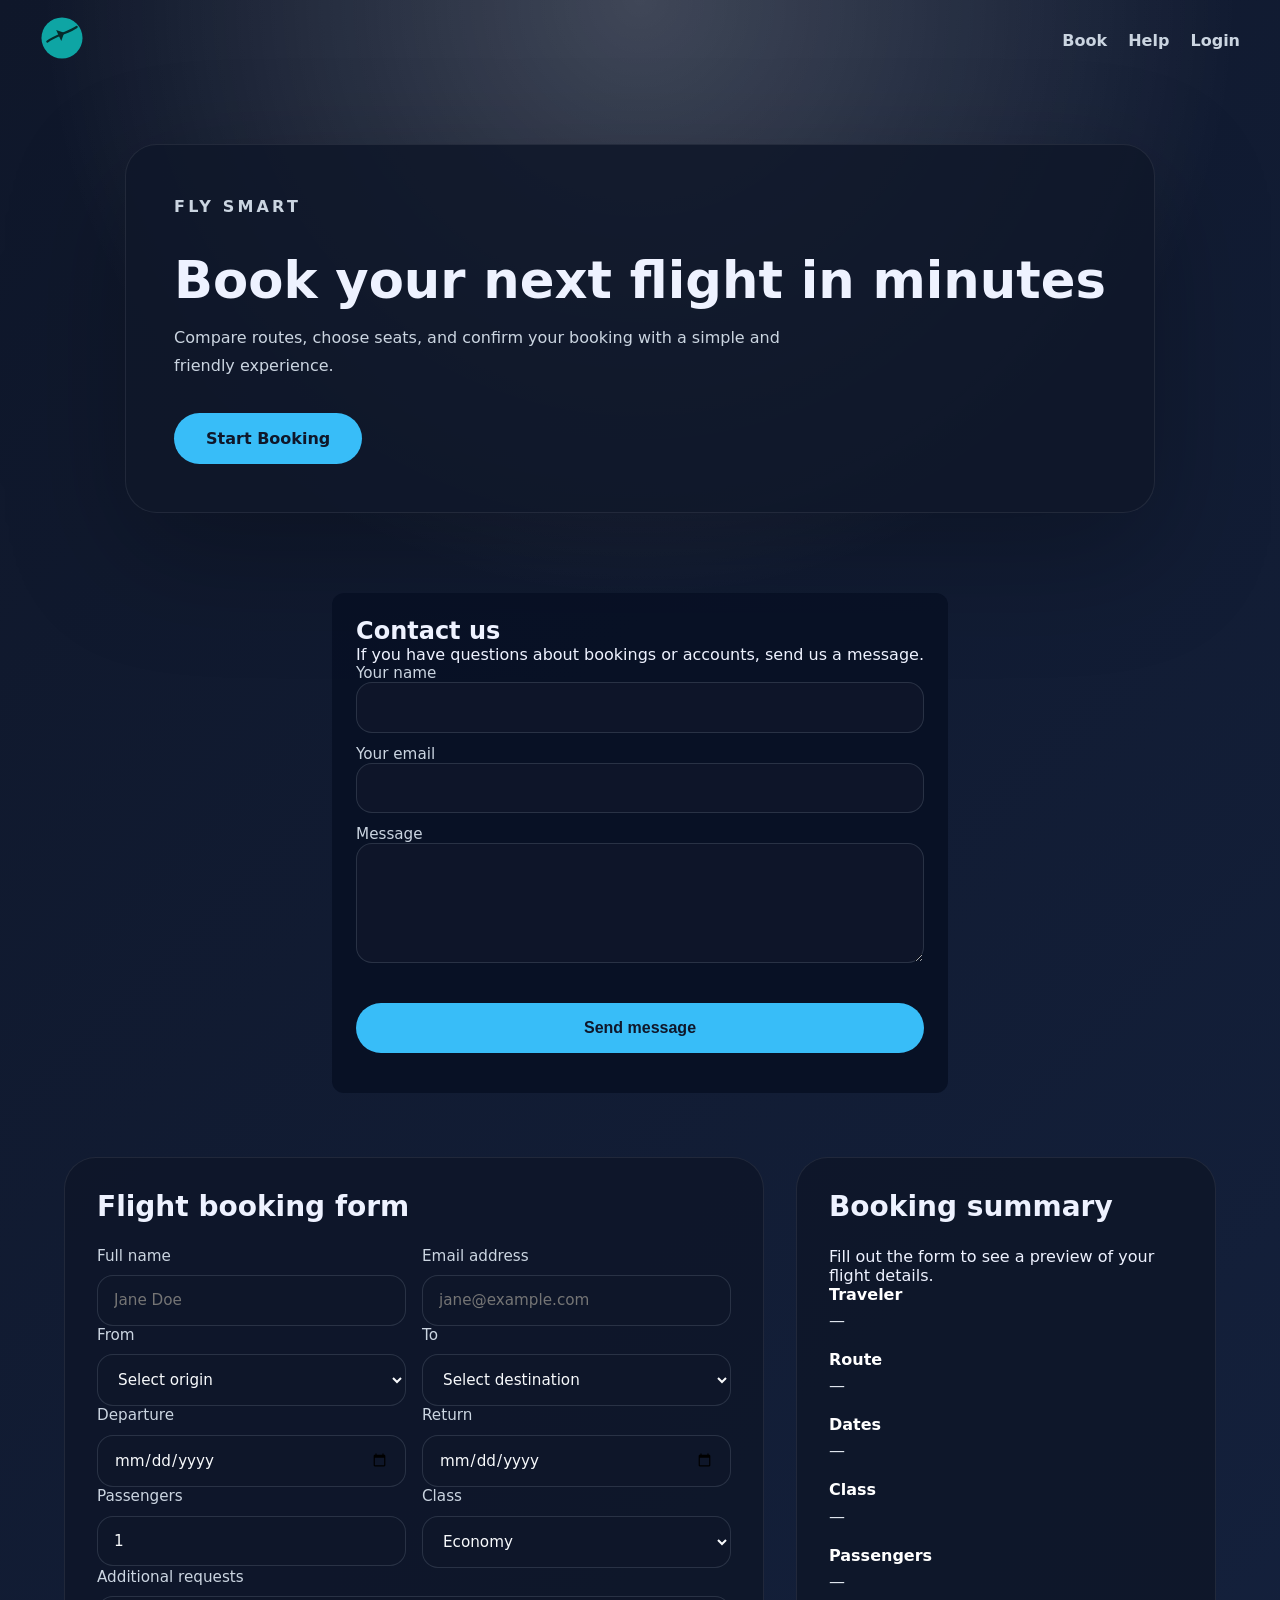
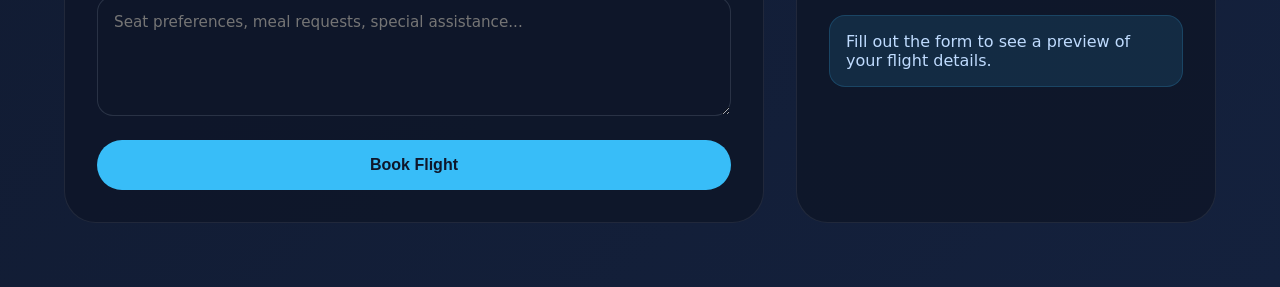
<file: index.html>
<!DOCTYPE html>
<html lang="en">
<head>
  <meta charset="UTF-8" />
  <meta name="viewport" content="width=device-width, initial-scale=1.0" />
  <title>Flight Ticket Booking</title>
  <link rel="icon" href="images/favicon.svg" type="image/svg+xml" />
  <link rel="stylesheet" href="style.css" />
</head>
<body>
  <header class="site-header">
    <div class="site-header__inner">
      <a href="/">
        <img src="images/logo.svg" alt="Fly Smart logo" class="site-logo" />
      </a>
      <nav class="site-nav">
        <a href="#booking">Book</a>
        <a href="#">Help</a>
      </nav>
    </div>
  </header>
  <div class="hero">
    <div class="hero__content">
      <p class="eyebrow">Fly Smart</p>
      <h1>Book your next flight in minutes</h1>
      <p>Compare routes, choose seats, and confirm your booking with a simple and friendly experience.</p>
      <a class="hero__cta" href="#booking">Start Booking</a>
    </div>
  </div>
  
  <!-- Contact Section -->
  <section id="contact" class="contact">
    <div class="contact__inner">
      <h2>Contact us</h2>
      <p>If you have questions about bookings or accounts, send us a message.</p>
      <form id="contactForm" class="contact__form">
        <label>
          Your name
          <input type="text" id="contactName" required />
        </label>
        <label>
          Your email
          <input type="email" id="contactEmail" required />
        </label>
        <label class="full-width">
          Message
          <textarea id="contactMessage" required></textarea>
        </label>
        <button type="submit" class="button">Send message</button>
      </form>
      <div id="contactResult" class="contact__result" aria-live="polite"></div>
    </div>
  </section>

  <!-- Login modal (client-only mock) -->
  <div id="loginModal" class="modal" aria-hidden="true">
    <div class="modal__panel">
      <button id="closeLogin" class="modal__close">×</button>
      <h3>Sign in</h3>
      <form id="loginForm">
        <label>
          Username or email
          <input id="loginUser" type="text" required />
        </label>
        <label>
          Password
          <input id="loginPass" type="password" required />
        </label>
        <button class="button" type="submit">Sign in</button>
      </form>
      <p class="muted">This demo uses client-side mock authentication.</p>
    </div>
  </div>

  <section class="booking" id="booking">
    <div class="booking__panel">
      <h2>Flight booking form</h2>
      <form id="bookingForm">
        <div class="row">
          <label>
            Full name
            <input type="text" id="fullName" placeholder="Jane Doe" required />
          </label>
          <label>
            Email address
            <input type="email" id="email" placeholder="jane@example.com" required />
          </label>
        </div>

        <div class="row">
          <label>
            From
            <select id="fromAirport" required>
              <option value="">Select origin</option>
              <option value="NYC">New York (NYC)</option>
              <option value="LAX">Los Angeles (LAX)</option>
              <option value="LHR">London (LHR)</option>
              <option value="DXB">Dubai (DXB)</option>
            </select>
          </label>
          <label>
            To
            <select id="toAirport" required>
              <option value="">Select destination</option>
              <option value="PAR">Paris (PAR)</option>
              <option value="TYO">Tokyo (TYO)</option>
              <option value="SYD">Sydney (SYD)</option>
              <option value="CPT">Cape Town (CPT)</option>
            </select>
          </label>
        </div>

        <div class="row">
          <label>
            Departure
            <input type="date" id="departureDate" required />
          </label>
          <label>
            Return
            <input type="date" id="returnDate" />
          </label>
        </div>

        <div class="row">
          <label>
            Passengers
            <input type="number" id="passengers" min="1" max="9" value="1" required />
          </label>
          <label>
            Class
            <select id="travelClass" required>
              <option value="economy">Economy</option>
              <option value="premium">Premium Economy</option>
              <option value="business">Business</option>
              <option value="first">First Class</option>
            </select>
          </label>
        </div>

        <label class="full-width">
          Additional requests
          <textarea id="notes" placeholder="Seat preferences, meal requests, special assistance..."></textarea>
        </label>

        <button type="submit" class="button">Book Flight</button>
      </form>
    </div>

    <aside class="summary" id="bookingSummary">
      <h2>Booking summary</h2>
      <p>Fill out the form to see a preview of your flight details.</p>
      <div class="summary__details">
        <strong>Traveler</strong>
        <p id="summaryName">—</p>
      </div>
      <div class="summary__details">
        <strong>Route</strong>
        <p id="summaryRoute">—</p>
      </div>
      <div class="summary__details">
        <strong>Dates</strong>
        <p id="summaryDates">—</p>
      </div>
      <div class="summary__details">
        <strong>Class</strong>
        <p id="summaryClass">—</p>
      </div>
      <div class="summary__details">
        <strong>Passengers</strong>
        <p id="summaryPassengers">—</p>
      </div>
      <div class="summary__notice" id="summaryNotice">Once submitted, your booking details will appear here.</div>
    </aside>
  </section>

  <script src="script.js"></script>
  <script src="auth.js"></script>
</body>
</html>
</file>
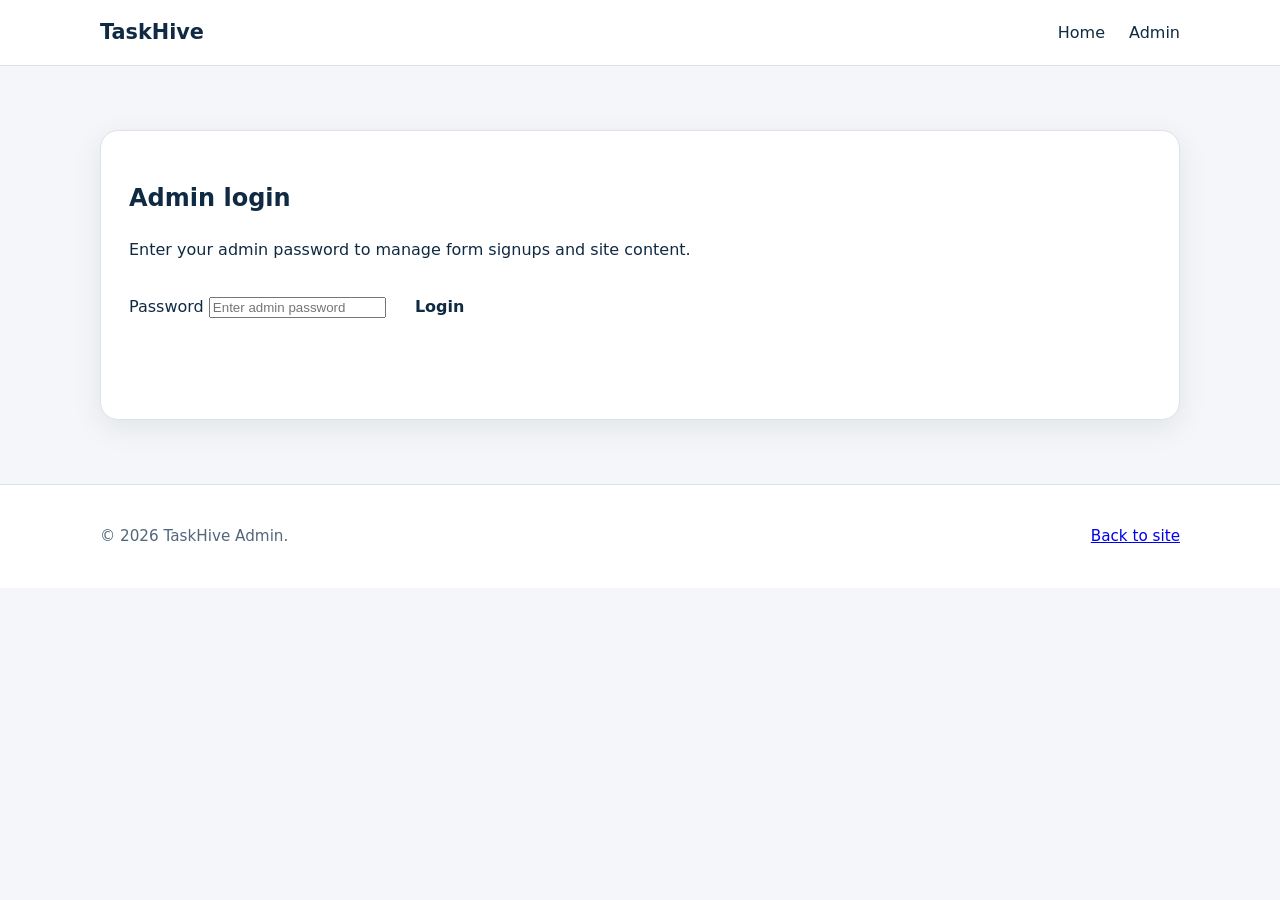
<file: admin.html>
<!DOCTYPE html>
<html lang="en">
<head>
    <meta charset="UTF-8">
    <meta name="viewport" content="width=device-width, initial-scale=1.0">
    <title>TaskHive Admin</title>
    <link rel="stylesheet" href="styles.css">
</head>
<body data-page="admin">
    <header class="site-header">
        <div class="container site-nav-wrap">
            <a class="brand" href="index.html">TaskHive</a>
            <nav class="site-nav">
                <ul class="nav-links">
                    <li><a href="index.html">Home</a></li>
                    <li><a href="admin.html">Admin</a></li>
                </ul>
            </nav>
        </div>
    </header>

    <main>
        <section class="section admin-section">
            <div class="container admin-panel">
                <div class="admin-card" id="login-section">
                    <h2>Admin login</h2>
                    <p>Enter your admin password to manage form signups and site content.</p>
                    <form id="admin-login-form" class="admin-form">
                        <label for="admin-password">Password</label>
                        <input id="admin-password" name="admin-password" type="password" placeholder="Enter admin password" required>
                        <button class="button primary" type="submit">Login</button>
                    </form>
                    <p id="admin-status" class="form-status"></p>
                </div>

                <div class="admin-card hidden" id="dashboard-section">
                    <div class="admin-dashboard-header">
                        <div>
                            <h2>Admin dashboard</h2>
                            <p>Manage TaskHive content and review client job requests.</p>
                        </div>
                        <button class="button" id="logout-button" type="button">Logout</button>
                    </div>

                    <div class="admin-metrics">
                        <div class="metric-card">
                            <h3>Total signups</h3>
                            <p id="signup-count">0</p>
                        </div>
                    </div>

                    <section class="admin-card admin-settings">
                        <h3>Hero content</h3>
                        <form id="content-form" class="admin-form">
                            <label for="hero-tagline">Tagline</label>
                            <input id="hero-tagline" name="hero-tagline" type="text" placeholder="Hire trusted freelance talent" required>

                            <label for="hero-title">Title</label>
                            <input id="hero-title" name="hero-title" type="text" placeholder="Find professionals for every project." required>

                            <label for="hero-description">Description</label>
                            <textarea id="hero-description" name="hero-description" rows="4" placeholder="Describe the core marketplace message" required></textarea>

                            <label for="book-button">Browse button text</label>
                            <input id="book-button" name="book-button" type="text" placeholder="Browse talent" required>

                            <label for="trailer-button">Action button text</label>
                            <input id="trailer-button" name="trailer-button" type="text" placeholder="Post a job" required>

                            <button class="button" type="submit">Save changes</button>
                        </form>
                    </section>

                    <section class="admin-card admin-signups">
                        <div class="admin-signups-header">
                            <h3>Job requests</h3>
                            <button class="button" id="clear-signups" type="button">Clear requests</button>
                        </div>
                        <div class="signup-list-wrap">
                            <table class="admin-table">
                                <thead>
                                    <tr>
                                        <th>Name</th>
                                        <th>Email</th>
                                        <th>Message</th>
                                        <th>Date</th>
                                    </tr>
                                </thead>
                                <tbody id="signup-list"></tbody>
                            </table>
                        </div>
                    </section>
                </div>
            </div>
        </section>
    </main>

    <footer class="site-footer">
        <div class="container footer-row">
            <p>&copy; 2026 TaskHive Admin.</p>
            <p><a class="footer-link" href="index.html">Back to site</a></p>
        </div>
    </footer>

    <script src="script.js"></script>
</body>
</html>
</file>
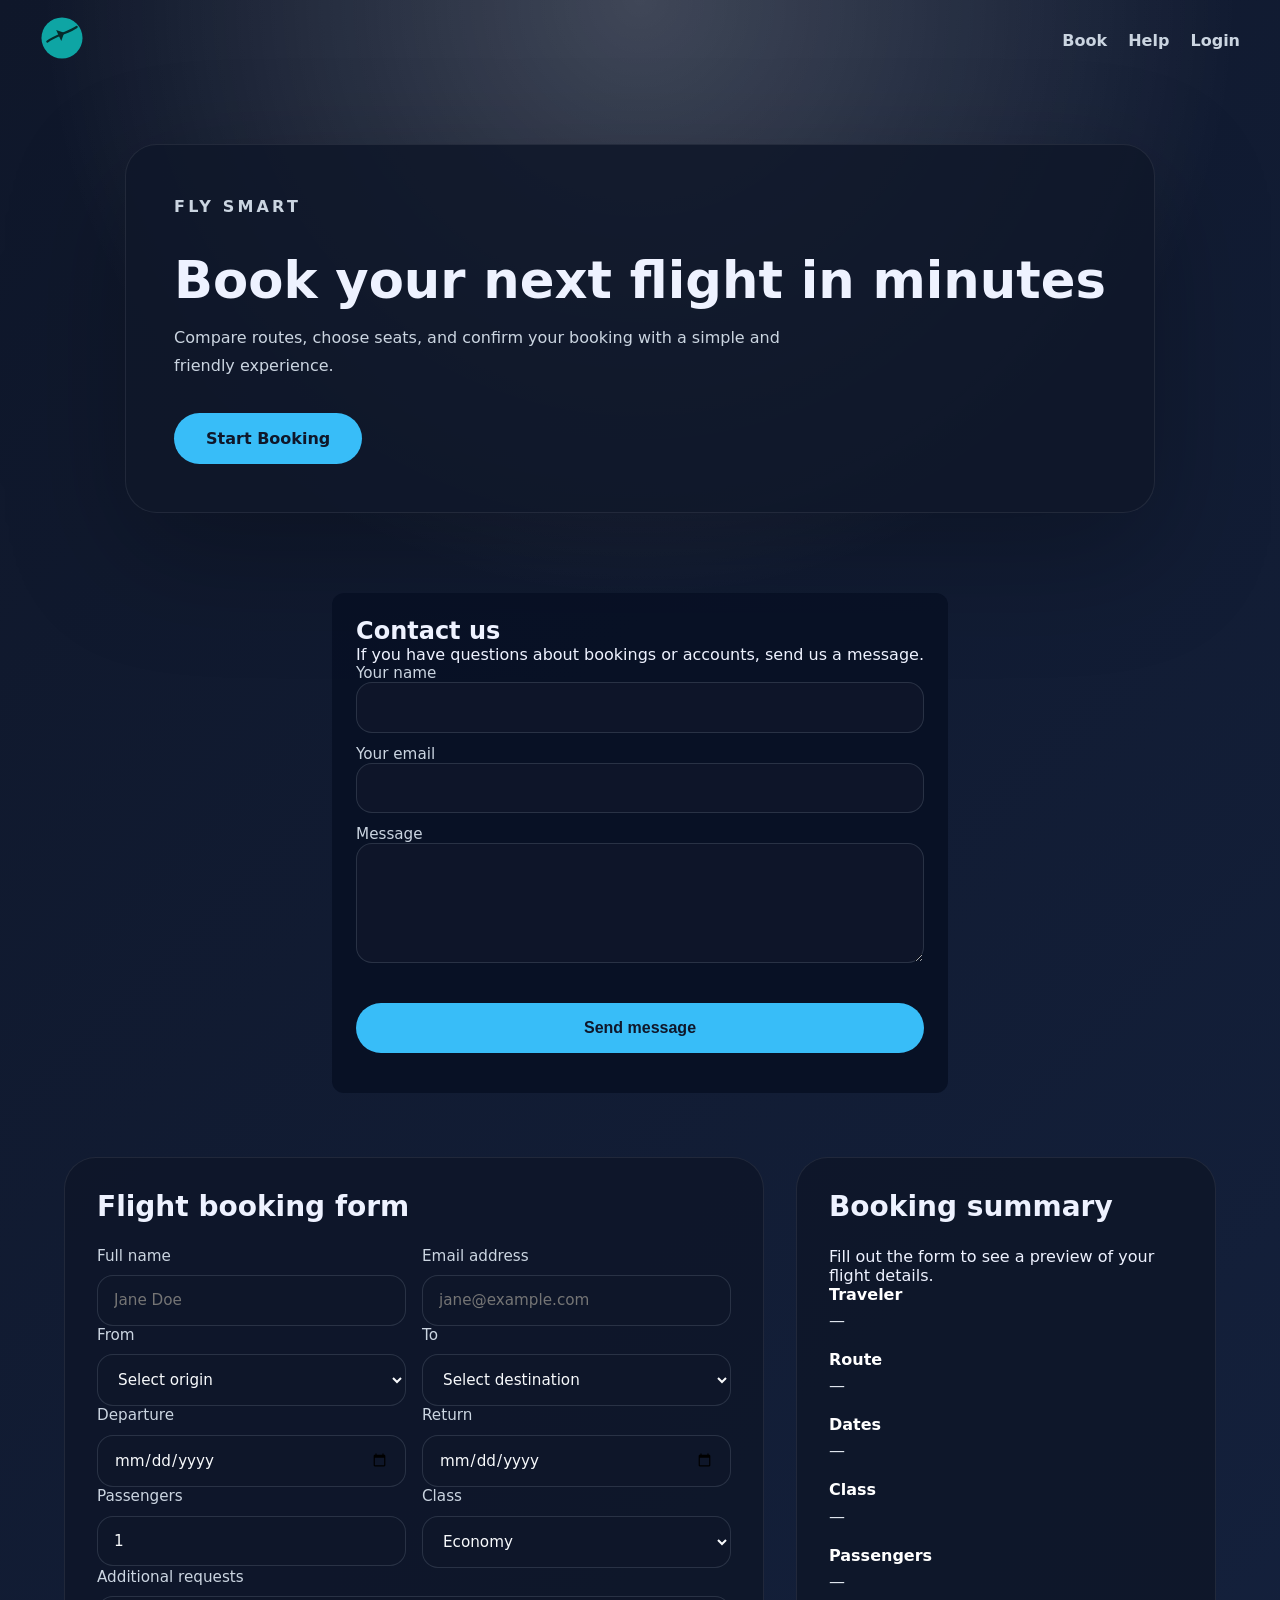
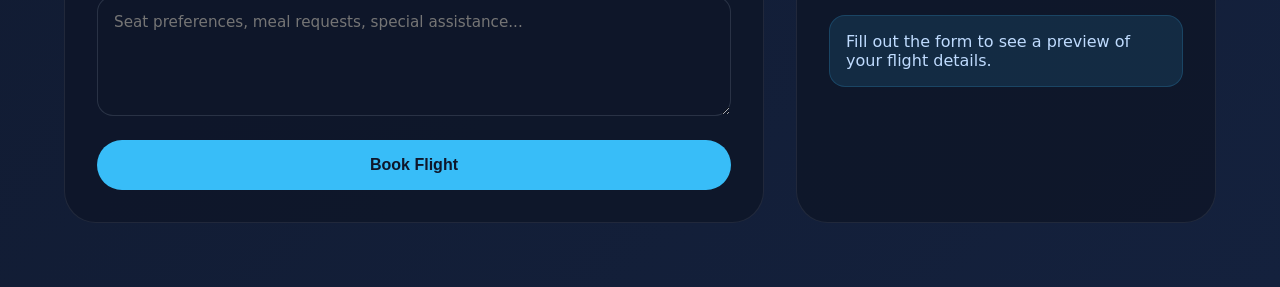
<file: dashboard.html>
<!doctype html>
<html lang="en">
  <head>
    <meta charset="utf-8" />
    <meta name="viewport" content="width=device-width,initial-scale=1" />
    <title>User Dashboard</title>
    <link rel="stylesheet" href="style.css" />
  </head>
  <body>
    <header class="site-header">
      <div class="site-header__inner">
        <a href="index.html"><img src="images/logo.svg" alt="logo" class="site-logo"/></a>
        <nav class="site-nav">
          <a href="index.html">Home</a>
          <a href="#">Support</a>
        </nav>
      </div>
    </header>

    <main class="dashboard">
      <aside class="dashboard__sidebar">
        <div class="dashboard__user">
          <div class="avatar">U</div>
          <div>
            <div id="dashUserName" class="dashboard__name">User</div>
            <div class="dashboard__email muted">demo@example.com</div>
          </div>
        </div>
        <nav class="dashboard__menu">
          <a href="#profile" class="active">Profile</a>
          <a href="#bookings">My bookings</a>
          <a href="#payments">Payments</a>
          <a href="#settings">Settings</a>
          <a href="#logout" id="logoutBtn">Log out</a>
        </nav>
      </aside>

      <section class="dashboard__content">
        <h2>Welcome back</h2>
        <p id="welcome">Manage your bookings and account details here.</p>
        <div id="contentArea"></div>
      </section>
    </main>

    <script>
      // Populate user info from localStorage
      const userRaw = localStorage.getItem('mock_user');
      if (!userRaw) {
        location.href = 'index.html';
      } else {
        const user = JSON.parse(userRaw);
        document.getElementById('dashUserName').textContent = user.username || 'User';
        const avatar = document.querySelector('.avatar');
        if (avatar) avatar.textContent = (user.username || 'U').charAt(0).toUpperCase();
      }

      document.getElementById('logoutBtn').addEventListener('click', (e) => {
        e.preventDefault();
        localStorage.removeItem('mock_user');
        location.href = 'index.html';
      });
    </script>
  </body>
</html>
</file>
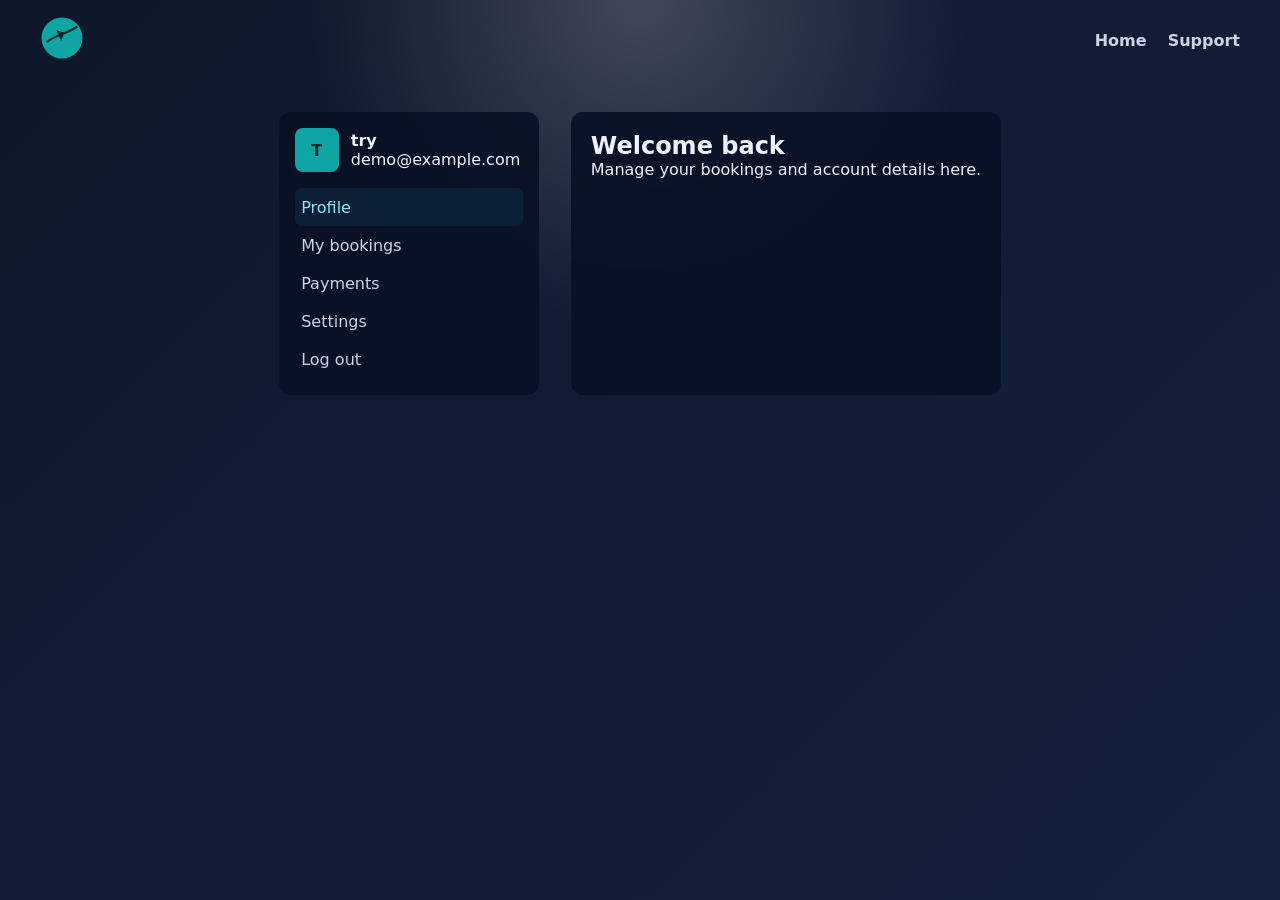
<file: quick-login.html>
<!doctype html>
<html lang="en">
  <head>
    <meta charset="utf-8" />
    <meta name="viewport" content="width=device-width,initial-scale=1" />
    <title>Quick Login</title>
  </head>
  <body>
    <p>Signing in as demo user…</p>
    <script>
      // Quick login using the credentials requested by the user
      localStorage.setItem('mock_user', JSON.stringify({ username: 'try' }));
      // small delay so the message can be seen then redirect
      setTimeout(() => { location.href = 'dashboard.html'; }, 300);
    </script>
  </body>
</html>
</file>
<file: style.css>
* {
  box-sizing: border-box;
  margin: 0;
  padding: 0;
}
html, body {
  min-height: 100%;
  font-family: Inter, system-ui, -apple-system, BlinkMacSystemFont, "Segoe UI", sans-serif;
  background: radial-gradient(circle at top, rgba(255,255,255,0.2), transparent 30%),
    linear-gradient(135deg, #0f172a 0%, #14213d 100%);
  color: #eef2ff;
}
body {
  display: flex;
  flex-direction: column;
  min-height: 100vh;
}
.hero {
  padding: 4rem 1.5rem 3rem;
  max-width: 1200px;
  margin: 0 auto;
  display: flex;
  align-items: center;
  justify-content: space-between;
  background-image: url('https://images.unsplash.com/photo-1504198453319-5ce911bafcde?auto=format&fit=crop&w=1600&q=80');
  background-size: cover;
  background-position: center right;
  border-radius: 2rem;
}
.hero__content {
  background: rgba(15, 23, 42, 0.88);
  border: 1px solid rgba(255,255,255,0.08);
  border-radius: 2rem;
  padding: 3rem;
  box-shadow: 0 40px 120px rgba(0, 0, 0, 0.25);
}
.hero__image {
  display: none;
}

/* Header with logo */
.site-header {
  width: 100%;
  background: transparent;
  padding: 1rem 1.5rem;
  position: sticky;
  top: 0;
  z-index: 50;
}
.site-header__inner {
  max-width: 1200px;
  margin: 0 auto;
  display: flex;
  align-items: center;
  justify-content: space-between;
}
.site-logo {
  height: 44px;
  width: auto;
}
.site-nav a {
  color: #cbd5e1;
  margin-left: 1rem;
  text-decoration: none;
  font-weight: 600;
}

/* Modal (login) */
.modal {
  position: fixed;
  inset: 0;
  display: grid;
  place-items: center;
  background: rgba(2,6,23,0.6);
  visibility: visible;
}
.modal[aria-hidden="true"] { display: none; }
.modal__panel {
  background: #071023;
  border-radius: 12px;
  padding: 1.5rem;
  max-width: 420px;
  width: 94%;
}
.modal__close {
  position: absolute;
  right: 1.1rem;
  top: 1rem;
  background: transparent;
  border: none;
  color: #cbd5e1;
  font-size: 1.25rem;
}

/* Contact section */
.contact { max-width: 900px; margin: 2rem auto 4rem; padding: 0 1.5rem; }
.contact__inner { background: rgba(7,16,36,0.9); padding: 1.5rem; border-radius: 12px; }
.contact__form label { display:block; margin-bottom: 0.75rem; }
.contact__result { margin-top: 1rem; color: #a7f3d0; }

/* Dashboard */
.dashboard { display: flex; gap: 2rem; max-width: 1200px; margin: 2rem auto; padding: 0 1.5rem; }
.dashboard__sidebar { width: 260px; background: rgba(7,16,36,0.9); border-radius: 12px; padding: 1rem; }
.dashboard__user { display:flex; gap:0.75rem; align-items:center; margin-bottom:1rem; }
.avatar { width:44px; height:44px; border-radius:8px; background:#0ea5a4; display:flex; align-items:center; justify-content:center; color:#072a2a; font-weight:700; }
.dashboard__name { font-weight:700; }
.dashboard__menu a { display:block; padding:0.6rem 0.4rem; color:#cbd5e1; text-decoration:none; border-radius:6px; }
.dashboard__menu a.active, .dashboard__menu a:hover { background: rgba(56,189,248,0.08); color:#8be7ff; }
.dashboard__content { flex:1; background: rgba(7,16,36,0.9); border-radius:12px; padding:1.25rem; }
.eyebrow {
  color: #38bdf8;
  font-weight: 700;
  text-transform: uppercase;
  letter-spacing: 0.2em;
  margin-bottom: 1rem;
}
.hero h1 {
  font-size: clamp(2.5rem, 4vw, 4.25rem);
  line-height: 1.05;
  margin-bottom: 1rem;
}
.hero__content p {
  max-width: 38rem;
  line-height: 1.8;
  color: #cbd5e1;
  margin-bottom: 2rem;
}
.hero__cta {
  display: inline-flex;
  align-items: center;
  justify-content: center;
  background: #38bdf8;
  color: #0f172a;
  padding: 1rem 2rem;
  border-radius: 999px;
  text-decoration: none;
  font-weight: 700;
  transition: transform 0.2s ease, box-shadow 0.2s ease;
}
.hero__cta:hover {
  transform: translateY(-2px);
  box-shadow: 0 18px 35px rgba(56, 189, 248, 0.25);
}
.booking {
  display: grid;
  grid-template-columns: minmax(0, 2fr) minmax(320px, 1.2fr);
  gap: 2rem;
  max-width: 1200px;
  margin: 0 auto 4rem;
  width: 100%;
  padding: 0 1.5rem;
}
.booking__panel,
.summary {
  background: rgba(15, 23, 42, 0.9);
  border: 1px solid rgba(255,255,255,0.08);
  border-radius: 2rem;
  padding: 2rem;
}
.booking__panel h2,
.summary h2 {
  margin-bottom: 1.5rem;
  font-size: 1.75rem;
}
.row {
  display: grid;
  grid-template-columns: repeat(2, minmax(0, 1fr));
  gap: 1rem;
}
label {
  display: flex;
  flex-direction: column;
  gap: 0.65rem;
  font-size: 0.95rem;
  color: #cbd5e1;
}
input,
select,
textarea {
  width: 100%;
  border: 1px solid rgba(148, 163, 184, 0.2);
  border-radius: 1rem;
  background: rgba(15, 23, 42, 0.95);
  color: #f8fafc;
  padding: 0.95rem 1rem;
  font: inherit;
}
textarea {
  min-height: 120px;
  resize: vertical;
}
.full-width {
  grid-column: 1 / -1;
}
.button {
  margin-top: 1.5rem;
  width: 100%;
  padding: 1rem 1.25rem;
  border: none;
  border-radius: 999px;
  background: #38bdf8;
  color: #0f172a;
  font-size: 1rem;
  font-weight: 700;
  cursor: pointer;
  transition: transform 0.2s ease, box-shadow 0.2s ease;
}
.button:hover {
  transform: translateY(-2px);
  box-shadow: 0 18px 35px rgba(56, 189, 248, 0.25);
}
.summary__details {
  margin-bottom: 1.25rem;
  color: #e2e8f0;
}
.summary__details strong {
  display: block;
  margin-bottom: 0.45rem;
  color: #ffffff;
}
.summary__notice {
  margin-top: 1.5rem;
  padding: 1rem;
  border-radius: 1rem;
  background: rgba(56, 189, 248, 0.12);
  border: 1px solid rgba(56, 189, 248, 0.18);
  color: #bfdbfe;
}
@media (max-width: 900px) {
  .booking {
    grid-template-columns: 1fr;
  }
  .row {
    grid-template-columns: 1fr;
  }
  .hero {
    background-image: none;
    padding: 2rem 1rem;
  }
}

/* Responsive adjustments */
@media (max-width: 1200px) {
  .hero__content { max-width: 58%; }
}

@media (max-width: 900px) {
  .site-header__inner { flex-direction: column; align-items: flex-start; gap: 0.5rem; }
  .site-nav { order: 2; }
  .site-logo { height: 40px; }
  .hero { flex-direction: column; align-items: flex-start; padding: 2rem; }
  .hero__content { max-width: 100%; }
  .hero__cta { width: auto; }
  .contact__inner, .booking__panel, .summary, .dashboard__sidebar, .dashboard__content { padding: 1rem; }
  .booking { gap: 1rem; }
}

@media (max-width: 600px) {
  html, body { font-size: 15px; }
  .hero { padding: 1.25rem; }
  .hero h1 { font-size: 1.9rem; }
  .site-header__inner { align-items: center; }
  .site-nav { display: flex; gap: 0.5rem; }
  .site-nav a { font-size: 0.95rem; }
  .row { grid-template-columns: 1fr; }
  input, select, textarea, .button { font-size: 0.95rem; }
  .modal__panel { width: 96%; padding: 1rem; }
  .dashboard { flex-direction: column; }
  .dashboard__sidebar { width: 100%; display: flex; gap: 1rem; align-items: center; padding: 0.75rem; }
  .dashboard__menu { display: flex; gap: 0.75rem; overflow-x: auto; }
  .dashboard__menu a { white-space: nowrap; }
}

@media (max-width: 420px) {
  .hero h1 { font-size: 1.5rem; }
  .eyebrow { font-size: 0.75rem; }
  .site-logo { height: 34px; }
  .contact__form input, .contact__form textarea { font-size: 0.95rem; }
}
@media (max-width: 600px) {
  .hero {
    padding: 3rem 1rem 2rem;
  }
  .hero__content {
    padding: 2rem;
  }
}
</file>
<file: styles.css>
﻿:root {
    --bg: #f4f6f9;
    --surface: #ffffff;
    --primary: #17a673;
    --primary-dark: #0f7f5e;
    --text: #102a43;
    --muted: #52677b;
    --border: #dbe2ea;
    --radius: 18px;
}

* {
    box-sizing: border-box;
}

html {
    scroll-behavior: smooth;
}

body {
    margin: 0;
    font-family: Inter, system-ui, sans-serif;
    background: var(--bg);
    color: var(--text);
    line-height: 1.6;
}

img,
button,
input,
textarea {
    max-width: 100%;
}

button {
    font: inherit;
}

.container {
    width: min(1080px, calc(100% - 2rem));
    margin: 0 auto;
}

.site-header {
    background: #ffffff;
    border-bottom: 1px solid var(--border);
    position: sticky;
    top: 0;
    z-index: 10;
}

.site-nav-wrap {
    display: flex;
    align-items: center;
    justify-content: space-between;
    gap: 1rem;
    padding: 1rem 0;
}

.brand {
    font-size: 1.3rem;
    font-weight: 700;
    color: var(--text);
    text-decoration: none;
}

.site-nav {
    display: flex;
}

.nav-links {
    display: flex;
    align-items: center;
    gap: 1.5rem;
    list-style: none;
    margin: 0;
    padding: 0;
}

.nav-links a {
    color: var(--text);
    text-decoration: none;
    transition: color 0.2s ease;
}

.nav-links a:hover,
.nav-links a:focus-visible {
    color: var(--primary-dark);
}

.nav-toggle {
    display: none;
    border: 0;
    background: transparent;
    cursor: pointer;
    padding: 0.5rem;
}

.nav-toggle span {
    display: block;
    width: 24px;
    height: 3px;
    margin: 5px 0;
    border-radius: 999px;
    background: var(--text);
}

.hero {
    padding: 5rem 0 4rem;
    background: linear-gradient(135deg, #17a673 0%, #3cc493 100%);
    color: white;
}

.hero-copy {
    max-width: 680px;
}

.hero .eyebrow {
    display: inline-block;
    margin-bottom: 1rem;
    font-size: 0.85rem;
    letter-spacing: 0.15em;
    text-transform: uppercase;
    color: rgba(255, 255, 255, 0.85);
}

.hero h1 {
    margin: 0 0 1rem;
    font-size: clamp(2rem, 5vw, 3.8rem);
    line-height: 1.05;
}

.hero p {
    max-width: 46rem;
    margin-bottom: 1.75rem;
    color: rgba(255, 255, 255, 0.9);
}

.marketplace-search {
    display: flex;
    gap: 0.75rem;
    flex-wrap: wrap;
    margin-bottom: 1.5rem;
}

.marketplace-search input {
    flex: 1;
    min-width: 220px;
    border: 1px solid rgba(255, 255, 255, 0.55);
    background: rgba(255, 255, 255, 0.12);
    color: white;
    border-radius: 999px;
    padding: 0.9rem 1rem;
    outline: none;
}

.marketplace-search input::placeholder {
    color: rgba(255, 255, 255, 0.78);
}

.hero-actions {
    display: flex;
    flex-wrap: wrap;
    gap: 1rem;
    margin-top: 1rem;
}

.button {
    display: inline-flex;
    align-items: center;
    justify-content: center;
    padding: 0.95rem 1.5rem;
    border-radius: 999px;
    border: none;
    background: var(--surface);
    color: var(--text);
    font-weight: 600;
    cursor: pointer;
    transition: transform 0.2s ease, box-shadow 0.2s ease;
    text-decoration: none;
}

.button:hover,
.button:focus-visible {
    transform: translateY(-1px);
    box-shadow: 0 16px 30px rgba(15, 23, 42, 0.12);
}

.button.primary {
    background: white;
}

.section {
    padding: 4rem 0;
}

.section-header {
    max-width: 56rem;
    margin-bottom: 2rem;
}

.section-header h2 {
    margin-top: 0;
    font-size: 2.25rem;
}

.section-header p {
    margin: 0.75rem 0 0;
    color: var(--muted);
}

.category-grid,
.process-grid,
.gig-grid {
    display: grid;
    gap: 1.5rem;
}

.category-grid {
    grid-template-columns: repeat(auto-fit, minmax(220px, 1fr));
}

.category-card,
.process-card,
.gig-card,
.about-card,
.contact-form,
.admin-card {
    background: var(--surface);
    border: 1px solid var(--border);
    border-radius: var(--radius);
    padding: 1.75rem;
    box-shadow: 0 8px 30px rgba(15, 23, 42, 0.08);
}

.category-card h3,
.process-card h3,
.gig-card h3,
.about-card h3 {
    margin-top: 0;
}

.category-card p,
.process-card p,
.gig-card p {
    margin: 0.75rem 0 0;
    color: var(--muted);
}

.gig-grid {
    grid-template-columns: repeat(auto-fit, minmax(240px, 1fr));
}

.gig-card {
    position: relative;
    overflow: hidden;
}

.gig-label {
    display: inline-flex;
    align-items: center;
    gap: 0.35rem;
    padding: 0.35rem 0.85rem;
    border-radius: 999px;
    background: rgba(23, 166, 115, 0.12);
    color: var(--primary);
    font-size: 0.85rem;
    font-weight: 700;
}

.gig-meta {
    display: flex;
    justify-content: space-between;
    gap: 1rem;
    margin-top: 1.5rem;
    color: var(--muted);
    font-size: 0.95rem;
}

.process-grid {
    grid-template-columns: repeat(auto-fit, minmax(220px, 1fr));
}

.process-card {
    min-height: 180px;
}

.contact-grid {
    display: grid;
    grid-template-columns: 1.2fr 1fr;
    gap: 2rem;
    align-items: start;
}

.contact-form label {
    display: block;
    margin-bottom: 0.5rem;
    color: var(--text);
    font-weight: 600;
}

.contact-form input,
.contact-form textarea {
    width: 100%;
    border: 1px solid var(--border);
    border-radius: 14px;
    padding: 0.95rem 1rem;
    margin-bottom: 1rem;
    font: inherit;
    color: var(--text);
    background: var(--bg);
}

.contact-form textarea {
    resize: vertical;
}

.form-status {
    margin-top: 1rem;
    min-height: 1.5rem;
    color: var(--primary-dark);
}

.site-footer {
    background: var(--surface);
    border-top: 1px solid var(--border);
}

.footer-row {
    display: flex;
    justify-content: space-between;
    gap: 1rem;
    align-items: center;
    padding: 1.5rem 0;
    color: var(--muted);
    font-size: 0.95rem;
}

.sr-only {
    position: absolute;
    width: 1px;
    height: 1px;
    padding: 0;
    margin: -1px;
    overflow: hidden;
    clip: rect(0, 0, 0, 0);
    border: 0;
}

.hidden {
    display: none !important;
}

@media (max-width: 860px) {
    .contact-grid,
    .two-column,
    .category-grid,
    .process-grid,
    .gig-grid {
        grid-template-columns: 1fr;
    }
}

@media (max-width: 760px) {
    .site-nav-wrap {
        flex-wrap: wrap;
    }

    .nav-toggle {
        display: block;
    }

    .site-nav {
        width: 100%;
    }

    .nav-links {
        flex-direction: column;
        align-items: flex-start;
        width: 100%;
        margin-top: 1rem;
        padding: 1rem;
        gap: 0.75rem;
        border: 1px solid var(--border);
        border-radius: var(--radius);
        background: var(--surface);
        max-height: 0;
        overflow: hidden;
        transition: max-height 0.25s ease;
    }

    .nav-links.open {
        max-height: 260px;
    }
}

@media (max-width: 560px) {
    .hero {
        padding-top: 4rem;
    }

    .hero h1 {
        font-size: clamp(2rem, 7vw, 3rem);
    }

    .footer-row {
        flex-direction: column;
        text-align: center;
    }
}
</file>
